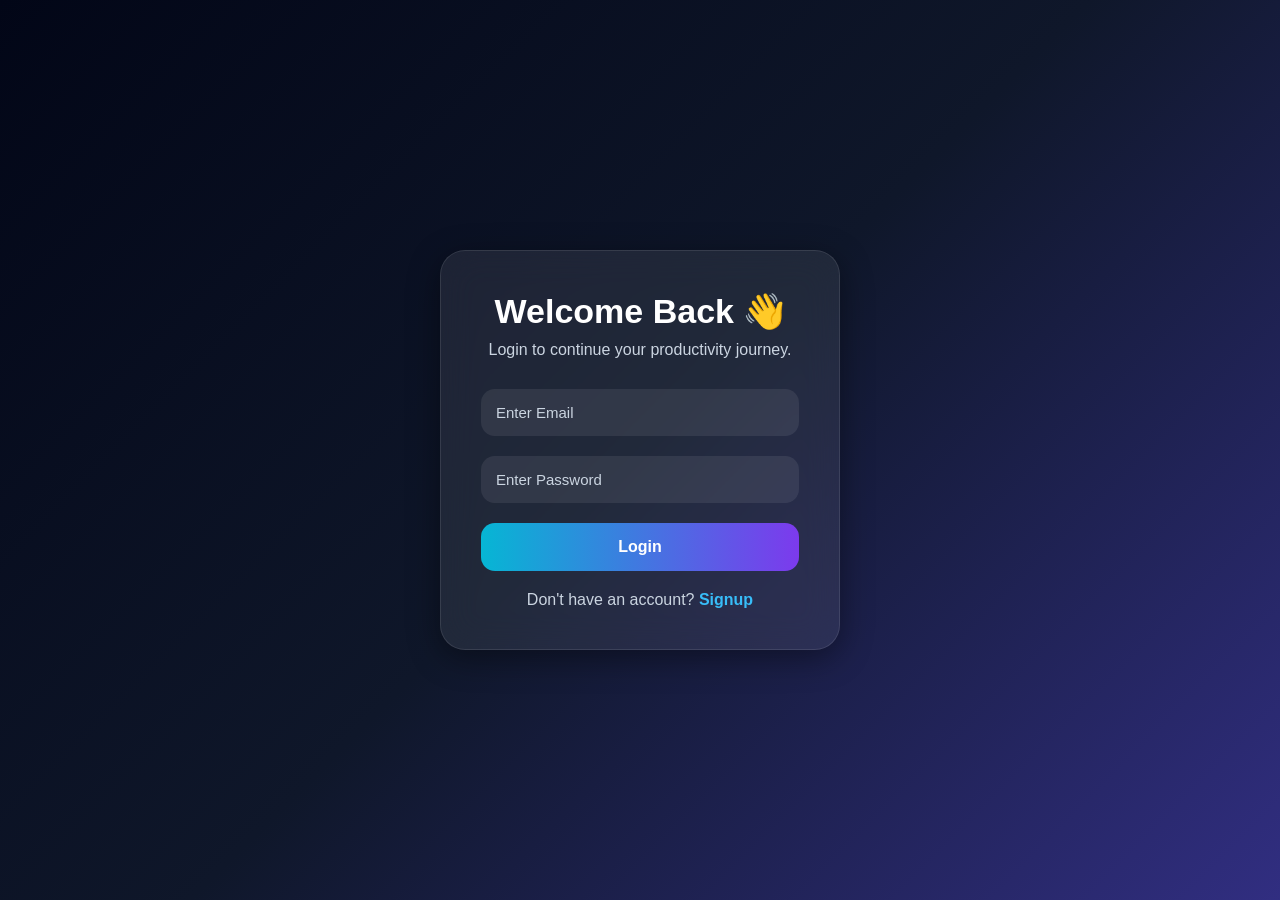
<file: templates/login.html>
<!DOCTYPE html>
<html lang="en">

<head>

    <meta charset="UTF-8">

    <meta
        name="viewport"
        content="width=device-width, initial-scale=1.0"
    >

    <title>Login</title>

    <style>

        * {

            margin: 0;

            padding: 0;

            box-sizing: border-box;

            font-family: Arial, sans-serif;
        }

        body {

            height: 100vh;

            display: flex;

            justify-content: center;

            align-items: center;

            background: linear-gradient(
                135deg,
                #020617,
                #0f172a,
                #312e81
            );
        }

        .login-container {

            width: 400px;

            padding: 40px;

            border-radius: 25px;

            background: rgba(255,255,255,0.08);

            backdrop-filter: blur(18px);

            border: 1px solid rgba(255,255,255,0.1);

            box-shadow: 0 8px 32px rgba(0,0,0,0.4);

            color: white;
        }

        .login-container h1 {

            text-align: center;

            margin-bottom: 10px;

            font-size: 34px;
        }

        .login-container p {

            text-align: center;

            color: #cbd5e1;

            margin-bottom: 30px;
        }

        .input-box {

            margin-bottom: 20px;
        }

        .input-box input {

            width: 100%;

            padding: 15px;

            border: none;

            border-radius: 14px;

            outline: none;

            background: rgba(255,255,255,0.08);

            color: white;

            font-size: 15px;
        }

        .input-box input::placeholder {

            color: #cbd5e1;
        }

        .login-btn {

            width: 100%;

            padding: 15px;

            border: none;

            border-radius: 14px;

            background: linear-gradient(
                to right,
                #06b6d4,
                #7c3aed
            );

            color: white;

            font-size: 16px;

            font-weight: bold;

            cursor: pointer;

            transition: 0.3s;
        }

        .login-btn:hover {

            transform: scale(1.03);
        }

        .bottom-text {

            margin-top: 20px;

            text-align: center;

            color: #cbd5e1;
        }

        .bottom-text a {

            color: #38bdf8;

            text-decoration: none;

            font-weight: bold;
        }

    </style>

</head>

<body>

    <div class="login-container">

        <h1>

            Welcome Back 👋

        </h1>

        <p>

            Login to continue your productivity journey.

        </p>

        <form
            action="/login"
            method="POST"
        >

            <div class="input-box">

                <input
                    type="email"
                    name="email"
                    placeholder="Enter Email"
                    required
                >

            </div>

            <div class="input-box">

                <input
                    type="password"
                    name="password"
                    placeholder="Enter Password"
                    required
                >

            </div>

            <button
                type="submit"
                class="login-btn"
            >

                Login

            </button>

        </form>

        <div class="bottom-text">

            Don't have an account?

            <a href="/signup">

                Signup

            </a>

        </div>

    </div>

</body>

</html>
</file>
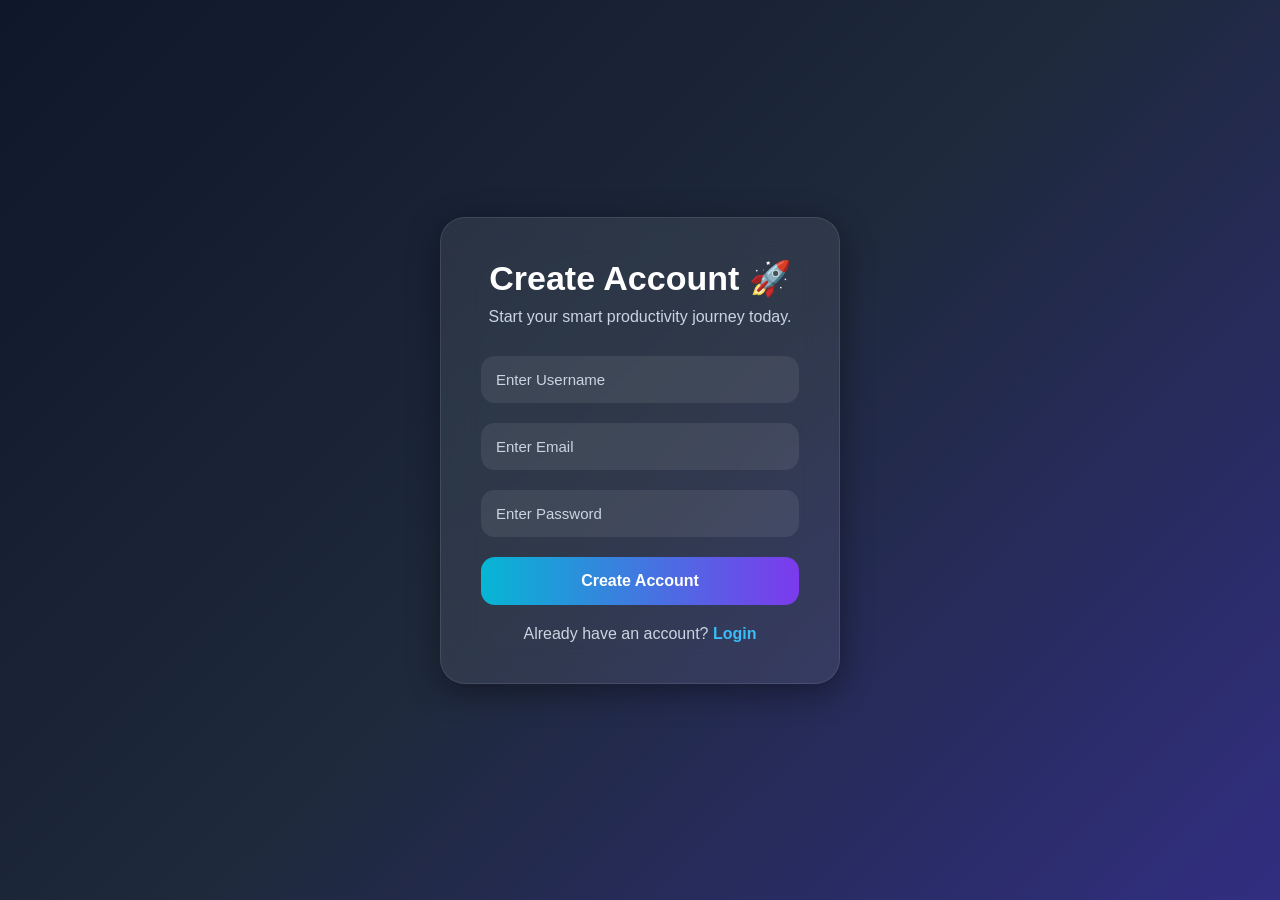
<file: templates/signup.html>
<!DOCTYPE html>
<html lang="en">

<head>

    <meta charset="UTF-8">

    <meta
        name="viewport"
        content="width=device-width, initial-scale=1.0"
    >

    <title>Create Account</title>

    <style>

        * {

            margin: 0;

            padding: 0;

            box-sizing: border-box;

            font-family: Arial, sans-serif;
        }

        body {

            height: 100vh;

            display: flex;

            justify-content: center;

            align-items: center;

            background: linear-gradient(
                135deg,
                #0f172a,
                #1e293b,
                #312e81
            );

            overflow: hidden;
        }

        .signup-container {

            width: 400px;

            padding: 40px;

            border-radius: 25px;

            background: rgba(255,255,255,0.08);

            backdrop-filter: blur(18px);

            border: 1px solid rgba(255,255,255,0.1);

            box-shadow: 0 8px 32px rgba(0,0,0,0.4);

            color: white;

            animation: fadeIn 1s ease;
        }

        @keyframes fadeIn {

            from {

                opacity: 0;

                transform: translateY(20px);
            }

            to {

                opacity: 1;

                transform: translateY(0);
            }
        }

        .signup-container h1 {

            text-align: center;

            margin-bottom: 10px;

            font-size: 34px;
        }

        .signup-container p {

            text-align: center;

            color: #cbd5e1;

            margin-bottom: 30px;
        }

        .input-box {

            margin-bottom: 20px;
        }

        .input-box input {

            width: 100%;

            padding: 15px;

            border: none;

            border-radius: 14px;

            outline: none;

            background: rgba(255,255,255,0.08);

            color: white;

            font-size: 15px;
        }

        .input-box input::placeholder {

            color: #cbd5e1;
        }

        .signup-btn {

            width: 100%;

            padding: 15px;

            border: none;

            border-radius: 14px;

            background: linear-gradient(
                to right,
                #06b6d4,
                #7c3aed
            );

            color: white;

            font-size: 16px;

            font-weight: bold;

            cursor: pointer;

            transition: 0.3s;
        }

        .signup-btn:hover {

            transform: scale(1.03);

            opacity: 0.9;
        }

        .bottom-text {

            margin-top: 20px;

            text-align: center;

            color: #cbd5e1;
        }

        .bottom-text a {

            color: #38bdf8;

            text-decoration: none;

            font-weight: bold;
        }

    </style>

</head>

<body>

    <div class="signup-container">

        <h1>

            Create Account 🚀

        </h1>

        <p>

            Start your smart productivity journey today.

        </p>

        <form
            action="/signup"
            method="POST"
        >

            <div class="input-box">

                <input
                    type="text"
                    name="username"
                    placeholder="Enter Username"
                    required
                >

            </div>

            <div class="input-box">

                <input
                    type="email"
                    name="email"
                    placeholder="Enter Email"
                    required
                >

            </div>

            <div class="input-box">

                <input
                    type="password"
                    name="password"
                    placeholder="Enter Password"
                    required
                >

            </div>

            <button
                type="submit"
                class="signup-btn"
            >

                Create Account

            </button>

        </form>

        <div class="bottom-text">

            Already have an account?

            <a href="/login">

                Login

            </a>

        </div>

    </div>

</body>

</html>
</file>
